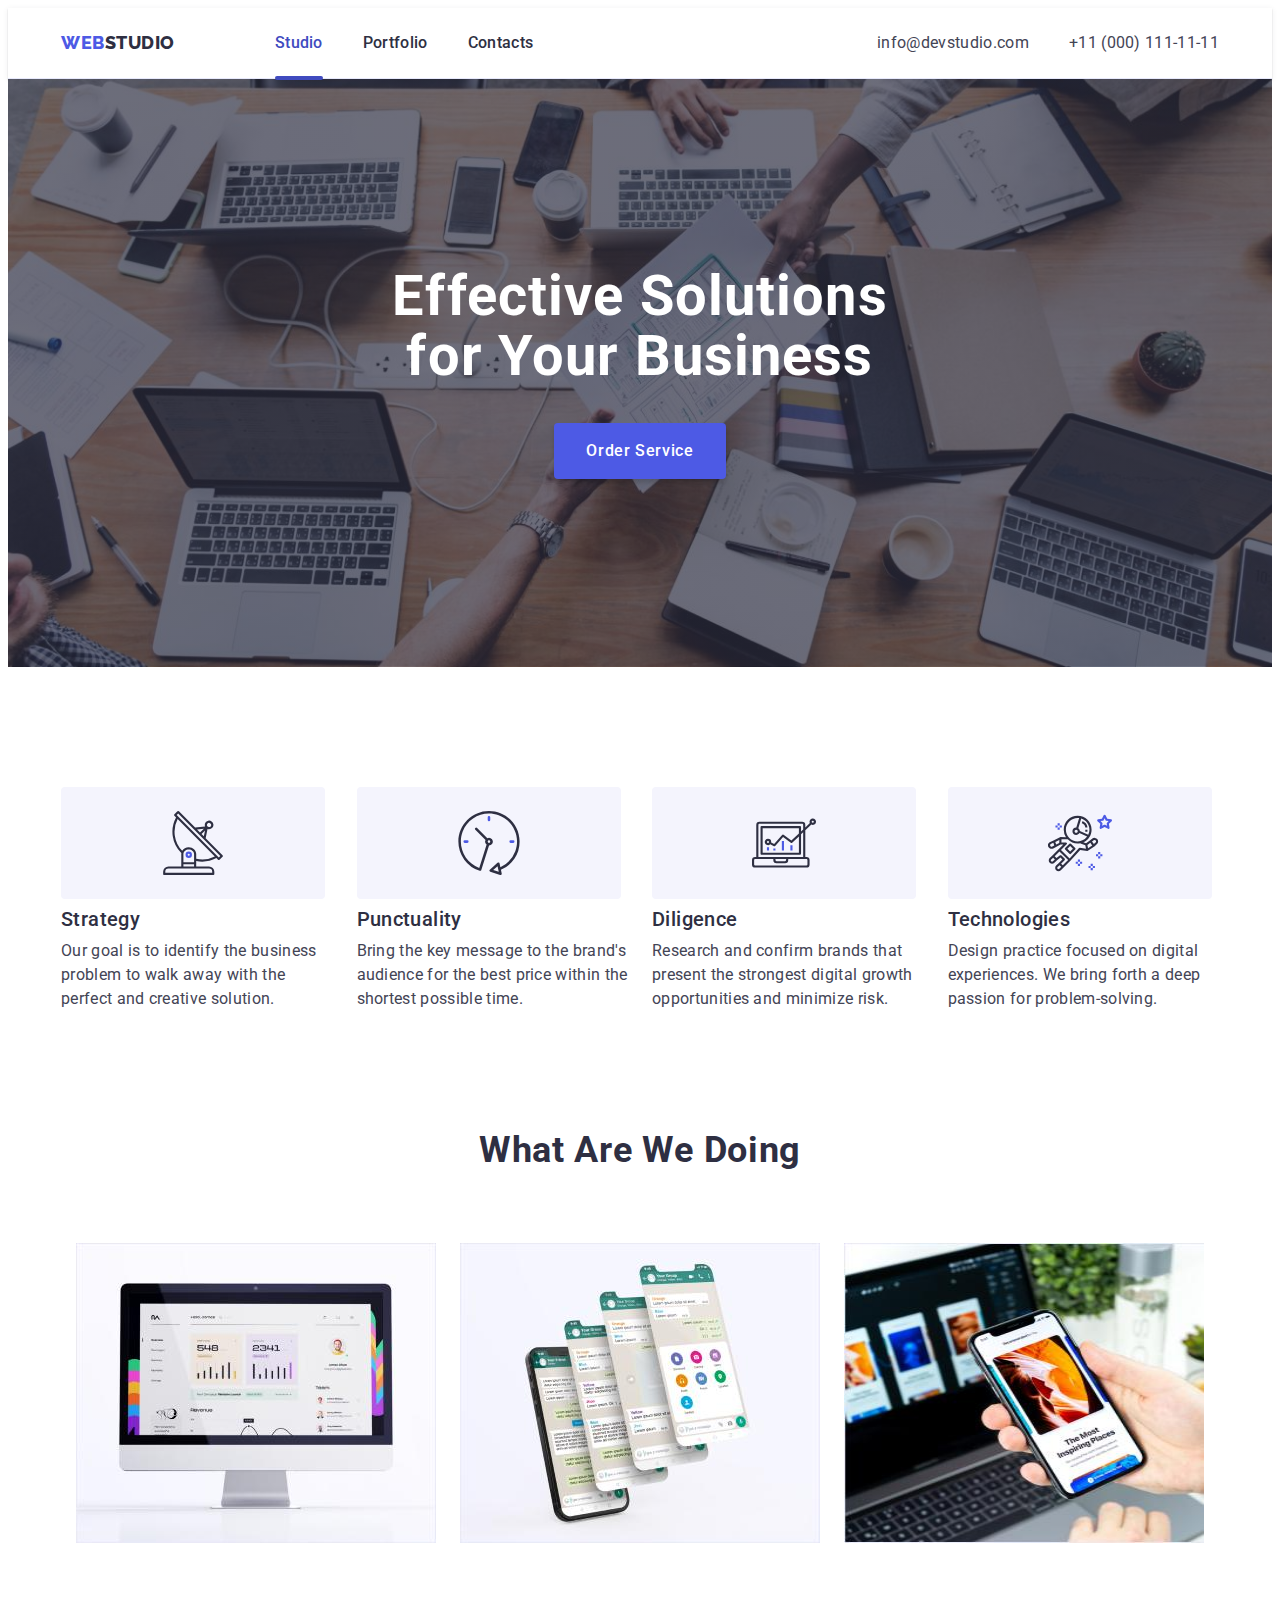
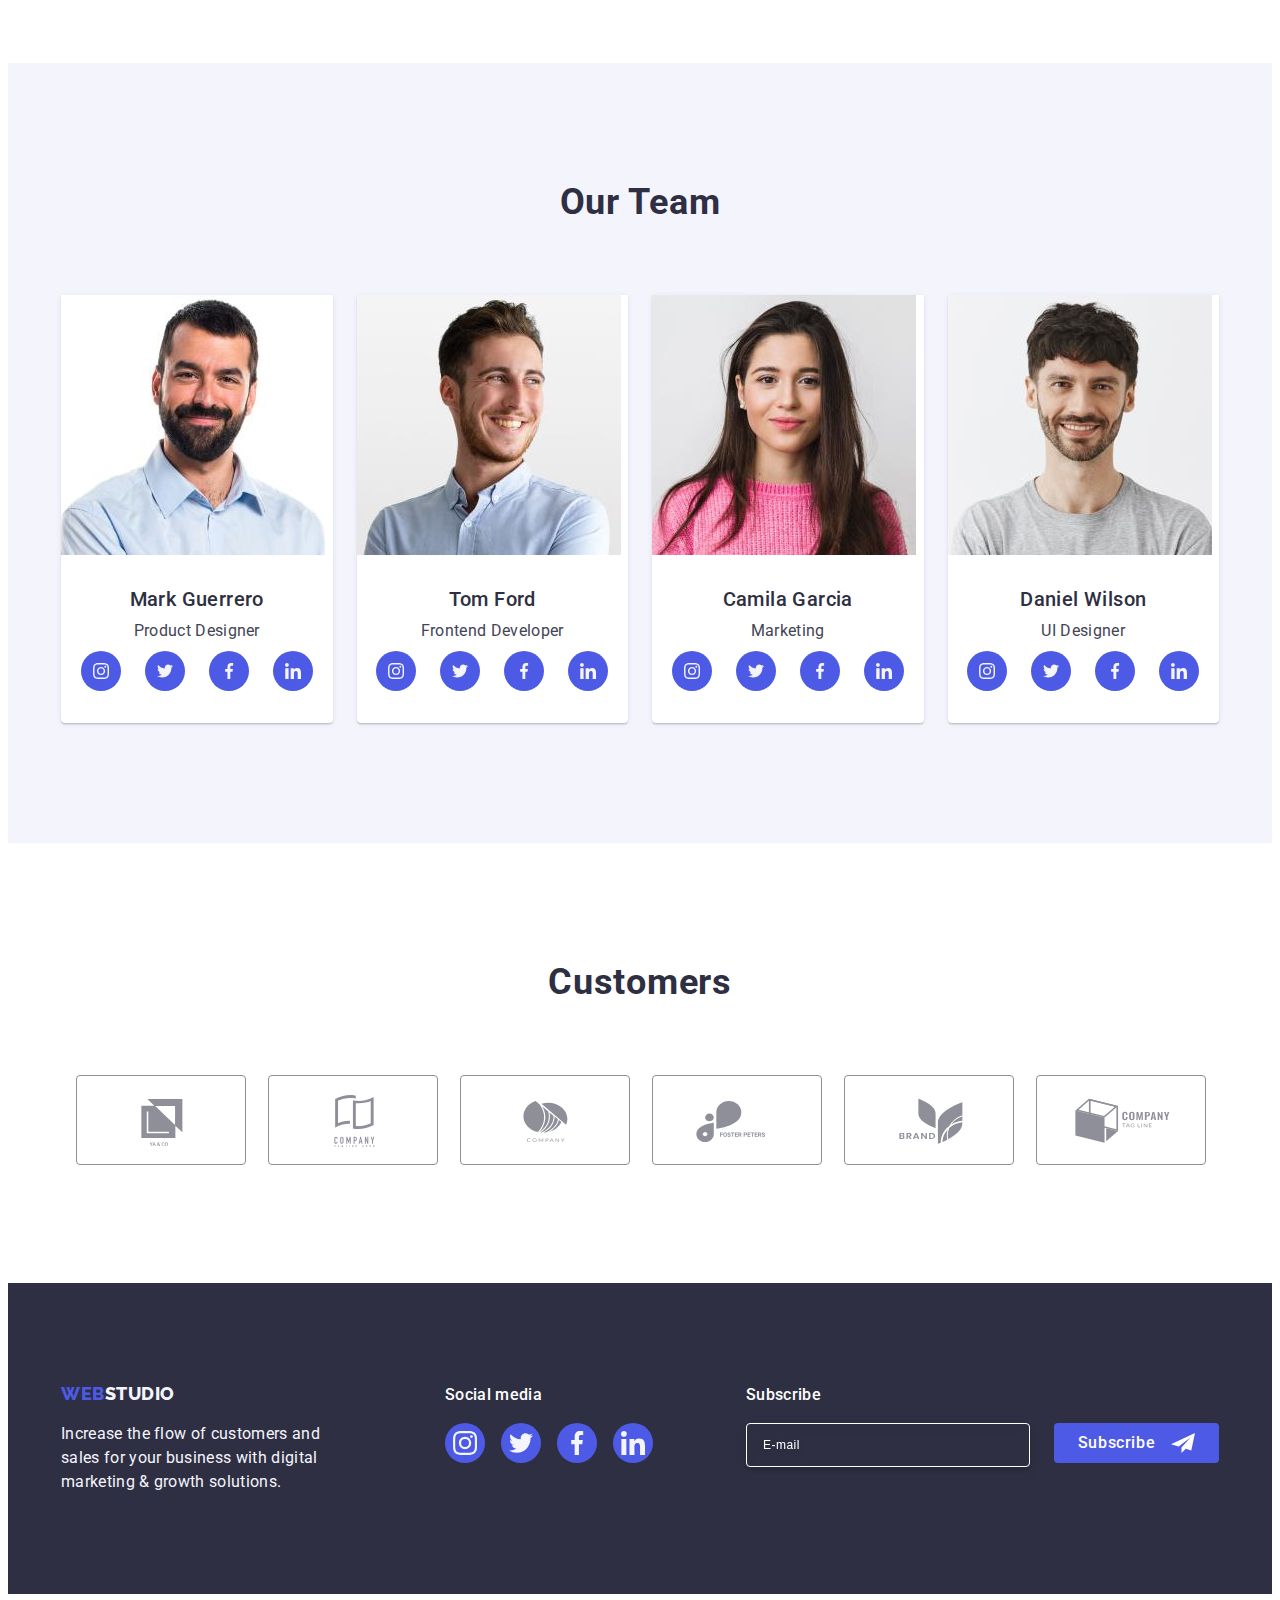
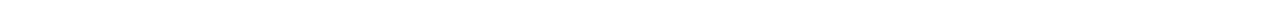
<file: index.html>
<!DOCTYPE html>
<html lang="en">
  <head>
    <meta charset="utf-8" />
    <meta name="description" content="goit_homework1" />
    <meta name="viewport" content="width=device-width, initial-scale=1.0" />
    <title>WebStudio</title>
    <link
      rel="stylesheet"
      href="https://cdnjs.cloudflare.com/ajax/libs/modern-normalize/2.0.0/modern-normalize.min.css"
      integrity="sha512-4xo8blKMVCiXpTaLzQSLSw3KFOVPWhm/TRtuPVc4WG6kUgjH6J03IBuG7JZPkcWMxJ5huwaBpOpnwYElP/m6wg=="
      crossorigin="anonymous"
      referrerpolicy="no-referrer"
    />
    <link rel="stylesheet" href="./css/styles.css" />
    <link rel="stylesheet" href="./css/media.css" />
    <link rel="preconnect" href="https://fonts.googleapis.com" />
    <link rel="preconnect" href="https://fonts.gstatic.com" crossorigin />
    <link
      href="https://fonts.googleapis.com/css2?family=Raleway:wght@800&family=Roboto:wght@400;500;700&display=swap"
      rel="stylesheet"
    />
  </head>
  <body>
    <header class="header">
      <div class="container header-container">
        <nav class="nav list">
          <a class="header-logo link" href="./index.html"
            >Web<span class="header-logo-accent">Studio</span></a
          >
          <ul class="header-menu list">
            <li class="header-menu-item">
              <a
                class="header-menu-link link light-text current"
                href="./index.html"
                >Studio</a
              >
            </li>
            <li class="header-menu-item">
              <a class="header-menu-link link" href="./portfolio.html"
                >Portfolio</a
              >
            </li>
            <li class="header-menu-item">
              <a class="header-menu-link link" href="">Contacts</a>
            </li>
          </ul>
        </nav>
        <button type="button" class="menu-open-btn" data-menu-open>
          <svg class="menu-button" width="32" height="22">
            <use href="./images/icons.svg#icon-menu-hamburger"></use>
          </svg>
        </button>
        <address class="header-address">
          <ul class="header-address-list list">
            <li class="header-address-item link">
              <a
                class="header-address-link link"
                href="mailto:info@devstudio.com"
                >info@devstudio.com</a
              >
            </li>
            <li class="header-address-item link">
              <a class="header-address-link link" href="tel:+110001111111"
                >+11 (000) 111-11-11</a
              >
            </li>
          </ul>
        </address>
      </div>
      <div class="mob-menu container is-hidden" data-menu>
        <div>
          <button type="button" class="menu-close-btn" data-menu-close>
            <svg class="mob-close-icon" width="8" height="8">
              <use
                href="./images/icons.svg#icon-close-black-18dp-2-1
            "
              ></use>
            </svg>
          </button>
          <ul class="mob-menu-list list">
            <li class="mob-menu-item">
              <a class="mob-menu-link current link" href="#">Studio</a>
            </li>
            <li class="mob-menu-item">
              <a class="mob-menu-link link" href="#">Portfolio</a>
            </li>
            <li class="mob-menu-item">
              <a class="mob-menu-link link" href="#">Contacts</a>
            </li>
          </ul>
        </div>
        <ul class="mob-contacts list">
          <li class="mob-contact-item">
          <a class="mob-phone link" href="tel:+110001111111"
            >+11 (000) 111-11-11</a
          ></li>
          <li class="mob-contact-item">
          <a class="mob-email link" href="mailto:info@devstudio.com"
            >info@devstudio.com</a
          ></li>
        </ul>
        <ul class="mob-menu-social list">
          <li class="mob-social-items">
            <a
              class="mob-block-icons"
              href=""
              aria-label="instagram"
              target="_blank"
            >
              <svg class="mob-icon" width="24" height="24">
                <use href="./images/icons.svg#icon-instagram-2"></use>
              </svg>
            </a>
          </li>
          <li class="mob-social-items">
            <a
              class="mob-block-icons"
              href=""
              aria-label="instagram"
              target="_blank"
            >
              <svg class="mob-icon" width="24" height="24">
                <use href="./images/icons.svg#icon-twitter-1"></use>
              </svg>
            </a>
          </li>
          <li class="mob-social-items">
            <a
              class="mob-block-icons"
              href=""
              aria-label="instagram"
              target="_blank"
            >
              <svg class="mob-icon" width="24" height="24">
                <use href="./images/icons.svg#icon-facebook-1"></use>
              </svg>
            </a>
          </li>
          <li class="mob-social-items">
            <a
              class="mob-block-icons"
              href=""
              aria-label="instagram"
              target="_blank"
            >
              <svg class="mob-icon" width="24" height="24">
                <use href="./images/icons.svg#icon-linkedin-1"></use>
              </svg>
            </a>
          </li>
        </ul>
      </div>
    </header>

    <main>
      <section class="section">
        <div class="container">
          <h1 class="section-title">Effective Solutions for Your Business</h1>
          <button type="button" class="section-button" data-modal-open>
            Order Service
          </button>
        </div>
      </section>
      <section class="priorities-section">
        <div class="container">
          <h2 class="visually-hidden">Our Priorities</h2>
          <ul class="priorities-sectionul list">
            <li class="priorities-list">
              <div class="priorites-block">
                <svg class="priorities-icon" width="64" height="64">
                  <use href="./images/icons.svg#icon-antenna-1"></use>
                </svg>
              </div>
              <h3 class="priorities-section-subtitle">Strategy</h3>
              <p class="priorities-section-text">
                Our goal is to identify the business problem to walk away with
                the perfect and creative solution.
              </p>
            </li>
            <li class="priorities-list">
              <div class="priorites-block">
                <svg class="priorities-icon" width="64" height="64">
                  <use href="./images/icons.svg#icon-clock-1"></use>
                </svg>
              </div>
              <h3 class="priorities-section-subtitle">Punctuality</h3>
              <p class="priorities-section-text">
                Bring the key message to the brand's audience for the best price
                within the shortest possible time.
              </p>
            </li>
            <li class="priorities-list">
              <div class="priorites-block">
                <svg class="priorities-icon" width="64" height="64">
                  <use href="./images/icons.svg#icon-diagram-1"></use>
                </svg>
              </div>
              <h3 class="priorities-section-subtitle">Diligence</h3>
              <p class="priorities-section-text">
                Research and confirm brands that present the strongest digital
                growth opportunities and minimize risk.
              </p>
            </li>
            <li class="priorities-list">
              <div class="priorites-block">
                <svg class="priorities-icon" width="64" height="64">
                  <use href="./images/icons.svg#icon-astronaut-1"></use>
                </svg>
              </div>
              <h3 class="priorities-section-subtitle">Technologies</h3>
              <p class="priorities-section-text">
                Design practice focused on digital experiences. We bring forth a
                deep passion for problem-solving.
              </p>
            </li>
          </ul>
        </div>
      </section>

      <section class="do-section list">
        <div class="container">
          <h2 class="do-section-title">What are we doing</h2>
          <ul class="do-sectionul list">
            <li class="doing-photo">
              <img
                src="./images/images/images/image/img1.jpg"
                srcset="
                  ./images/images/images/image/img1.jpg 1x,
                  ./images/images2x/img1-2x.jpg         2x
                "
                width="360"
                height="300"
                alt="computer screen"
              />
            </li>
            <li class="doing-photo">
              <img
                src="./images/images/images/image/img2.jpg"
                srcset="
                  ./images/images/images/image/img2.jpg 1x,
                  ./images/images2x/img2-2x.jpg         2x
                "
                width="360"
                height="300"
                alt="smartphone"
              />
            </li>
            <li class="doing-photo">
              <img
                src="./images/images/images/image/img3.jpg"
                srcset="
                  ./images/images/images/image/img3.jpg 1x,
                  ./images/images2x/img3-2x.jpg         2x
                "
                width="360"
                height="300"
                alt="holding smartphone"
              />
            </li>
          </ul>
        </div>
      </section>

      <section class="team-section">
        <div class="container">
          <h2 class="team-section-title">Our Team</h2>
          <ul class="team-list list">
            <li class="team-section-card">
              <img
                src="./images/images/images/image/img.jpg"
                srcset="
                  ./images/images/images/image/img.jpg 1x,
                  ./images/images2x/img2x.jpg          2x
                "
                width="264"
                height="260"
                alt="Mark Guerrero"
              />
              <div class="team-block">
                <h3 class="worker-name">Mark Guerrero</h3>
                <p class="teamtext">Product Designer</p>
                <ul class="social-media list">
                  <li class="social-items">
                    <a
                      class="block-icons"
                      href=""
                      aria-label="instagram"
                      target="_blank"
                    >
                      <svg class="icon" width="16" height="16">
                        <use href="./images/icons.svg#icon-instagram-2"></use>
                      </svg>
                    </a>
                  </li>
                  <li class="social-items">
                    <a
                      class="block-icons"
                      href=""
                      aria-label="instagram"
                      target="_blank"
                    >
                      <svg class="icon" width="16" height="16">
                        <use href="./images/icons.svg#icon-twitter-1"></use>
                      </svg>
                    </a>
                  </li>
                  <li class="social-items">
                    <a
                      class="block-icons"
                      href=""
                      aria-label="instagram"
                      target="_blank"
                    >
                      <svg class="icon" width="16" height="16">
                        <use href="./images/icons.svg#icon-facebook-1"></use>
                      </svg>
                    </a>
                  </li>
                  <li class="social-items">
                    <a
                      class="block-icons"
                      href=""
                      aria-label="instagram"
                      target="_blank"
                    >
                      <svg class="icon" width="16" height="16">
                        <use href="./images/icons.svg#icon-linkedin-1"></use>
                      </svg>
                    </a>
                  </li>
                </ul>
              </div>
            </li>
            <li class="team-section-card">
              <img
                src="./images/images/images/image/img11.jpg"
                srcset="
                  ./images/images/images/image/img11.jpg 1x,
                  ./images/images2x/imgtf2x.jpg          2x
                "
                width="264"
                height="260"
                alt="Tom Ford"
              />
              <div class="team-block">
                <h3 class="worker-name">Tom Ford</h3>
                <p class="teamtext">Frontend Developer</p>
                <ul class="social-media list">
                  <li class="social-items">
                    <a
                      class="block-icons"
                      href=""
                      aria-label="instagram"
                      target="_blank"
                    >
                      <svg class="icon" width="16" height="16">
                        <use href="./images/icons.svg#icon-instagram-2"></use>
                      </svg>
                    </a>
                  </li>
                  <li class="social-items">
                    <a
                      class="block-icons"
                      href=""
                      aria-label="instagram"
                      target="_blank"
                    >
                      <svg class="icon" width="16" height="16">
                        <use href="./images/icons.svg#icon-twitter-1"></use>
                      </svg>
                    </a>
                  </li>
                  <li class="social-items">
                    <a
                      class="block-icons"
                      href=""
                      aria-label="instagram"
                      target="_blank"
                    >
                      <svg class="icon" width="16" height="16">
                        <use href="./images/icons.svg#icon-facebook-1"></use>
                      </svg>
                    </a>
                  </li>
                  <li class="social-items">
                    <a
                      class="block-icons"
                      href=""
                      aria-label="instagram"
                      target="_blank"
                    >
                      <svg class="icon" width="16" height="16">
                        <use href="./images/icons.svg#icon-linkedin-1"></use>
                      </svg>
                    </a>
                  </li>
                </ul>
              </div>
            </li>
            <li class="team-section-card">
              <img
                src="./images/images/images/image/img12.jpg"
                srcset="
                  ./images/images/images/image/img12.jpg 1x,
                  ./images/images2x/imgcg2x.jpg          2x
                "
                width="264"
                height="260"
                alt="Camila Garcia"
              />
              <div class="team-block">
                <h3 class="worker-name">Camila Garcia</h3>
                <p class="teamtext">Marketing</p>
                <ul class="social-media list">
                  <li class="social-items">
                    <a
                      class="block-icons"
                      href=""
                      aria-label="instagram"
                      target="_blank"
                    >
                      <svg class="icon" width="16" height="16">
                        <use href="./images/icons.svg#icon-instagram-2"></use>
                      </svg>
                    </a>
                  </li>
                  <li class="social-items">
                    <a
                      class="block-icons"
                      href=""
                      aria-label="instagram"
                      target="_blank"
                    >
                      <svg class="icon" width="16" height="16">
                        <use href="./images/icons.svg#icon-twitter-1"></use>
                      </svg>
                    </a>
                  </li>
                  <li class="social-items">
                    <a
                      class="block-icons"
                      href=""
                      aria-label="instagram"
                      target="_blank"
                    >
                      <svg class="icon" width="16" height="16">
                        <use href="./images/icons.svg#icon-facebook-1"></use>
                      </svg>
                    </a>
                  </li>
                  <li class="social-items">
                    <a
                      class="block-icons"
                      href=""
                      aria-label="instagram"
                      target="_blank"
                    >
                      <svg class="icon" width="16" height="16">
                        <use href="./images/icons.svg#icon-linkedin-1"></use>
                      </svg>
                    </a>
                  </li>
                </ul>
              </div>
            </li>
            <li class="team-section-card">
              <img
                src="./images/images/images/image/img13.jpg"
                srcset="
                  ./images/images/images/image/img13.jpg 1x,
                  ./images/images2x/imgdw2x.jpg          2x
                "
                width="264"
                height="260"
                alt="Daniel Wilson"
              />
              <div class="team-block">
                <h3 class="worker-name">Daniel Wilson</h3>
                <p class="teamtext">UI Designer</p>
                <ul class="social-media list">
                  <li class="social-items">
                    <a
                      class="block-icons"
                      href=""
                      aria-label="instagram"
                      target="_blank"
                    >
                      <svg class="icon" width="16" height="16">
                        <use href="./images/icons.svg#icon-instagram-2"></use>
                      </svg>
                    </a>
                  </li>
                  <li class="social-items">
                    <a
                      class="block-icons"
                      href=""
                      aria-label="instagram"
                      target="_blank"
                    >
                      <svg class="icon" width="16" height="16">
                        <use href="./images/icons.svg#icon-twitter-1"></use>
                      </svg>
                    </a>
                  </li>
                  <li class="social-items">
                    <a
                      class="block-icons"
                      href=""
                      aria-label="instagram"
                      target="_blank"
                    >
                      <svg class="icon" width="16" height="16">
                        <use href="./images/icons.svg#icon-facebook-1"></use>
                      </svg>
                    </a>
                  </li>
                  <li class="social-items">
                    <a
                      class="block-icons"
                      href=""
                      aria-label="instagram"
                      target="_blank"
                    >
                      <svg class="icon" width="16" height="16">
                        <use href="./images/icons.svg#icon-linkedin-1"></use>
                      </svg>
                    </a>
                  </li>
                </ul>
              </div>
            </li>
          </ul>
        </div>
      </section>

      <section class="customer-section">
        <div class="container customer-container">
          <h2 class="customer-title">Customers</h2>
          <ul class="customer list">
            <li class="customer-item">
              <a class="customer-icon" href="" target="_blank">
                <svg class="section-mark" width="104" height="56">
                  <use href="./images/icons.svg#icon-Logo"></use>
                </svg>
              </a>
            </li>
            <li class="customer-item">
              <a class="customer-icon" href="" target="_blank">
                <svg class="section-mark" width="104" height="56">
                  <use href="./images/icons.svg#icon-Logo1"></use>
                </svg>
              </a>
            </li>
            <li class="customer-item">
              <a class="customer-icon" href="" target="_blank">
                <svg class="section-mark" width="104" height="56">
                  <use href="./images/icons.svg#icon-Logo2"></use>
                </svg>
              </a>
            </li>
            <li class="customer-item">
              <a class="customer-icon" href="" target="_blank">
                <svg class="section-mark" width="104" height="56">
                  <use href="./images/icons.svg#icon-Logo3"></use>
                </svg>
              </a>
            </li>
            <li class="customer-item">
              <a class="customer-icon" href="" target="_blank">
                <svg class="section-mark" width="104" height="56">
                  <use href="./images/icons.svg#icon-Logo4"></use>
                </svg>
              </a>
            </li>
            <li class="customer-item">
              <a class="customer-icon" href="" target="_blank">
                <svg class="section-mark" width="104" height="56">
                  <use href="./images/icons.svg#icon-Logo5"></use>
                </svg>
              </a>
            </li>
          </ul>
        </div>
      </section>
    </main>
    <footer class="footer">
      <div class="container footer-container">
        <div class="logo-foot">
          <a class="footer-logo link" href="./index.html">
            Web<span class="footer-logo-accent">Studio</span></a
          >
          <p class="footer-text">
            Increase the flow of customers and sales for your business with
            digital marketing & growth solutions.
          </p>
        </div>
        <div class="footer-media">
          <p class="footer-headline">Social media</p>
          <ul class="social list">
            <li class="social-items">
              <a
                class="footer-block-icons"
                href=""
                aria-label="instagram"
                target="_blank"
              >
                <svg class="icon" width="24" height="24">
                  <use href="./images/icons.svg#icon-instagram-2"></use>
                </svg>
              </a>
            </li>
            <li class="social-items">
              <a
                class="footer-block-icons"
                href=""
                aria-label="twitter"
                target="_blank"
              >
                <svg class="icon" width="24" height="24">
                  <use href="./images/icons.svg#icon-twitter-1"></use>
                </svg>
              </a>
            </li>
            <li class="social-items">
              <a
                class="footer-block-icons"
                href=""
                aria-label="facebook"
                target="_blank"
              >
                <svg class="icon" width="24" height="24">
                  <use href="./images/icons.svg#icon-facebook-1"></use>
                </svg>
              </a>
            </li>
            <li class="social-items">
              <a
                class="footer-block-icons"
                href=""
                aria-label="twitter"
                target="_blank"
              >
                <svg class="icon" width="24" height="24">
                  <use href="./images/icons.svg#icon-linkedin-1"></use>
                </svg>
              </a>
            </li>
          </ul>
        </div>
        <div class="sub-place">
          <p class="subscribe-title">Subscribe</p>
          <form class="footer-form">
            <label class="sub-label">
              <input
                class="sub-input"
                name="subscribe"
                type="email"
                placeholder="E-mail"
            /></label>
            <button class="input-btn" type="submit">
              Subscribe
              <svg class="btn-icon" width="24" height="24">
                <use href="./images/icons.svg#icon-Frame-3"></use>
              </svg>
            </button>
          </form>
        </div>
      </div>
    </footer>

    <div class="backdrop is-hidden" data-modal>
      <div class="modal">
        <button type="button" class="modal-close-btn" data-modal-close>
          <svg class="close-icon" width="8" height="8">
            <use
              href="./images/icons.svg#icon-close-black-18dp-2-1
            "
            ></use>
          </svg>
        </button>
        <p class="modal-title">Leave your contacts and we will call you back</p>
        <form>
          <div class="form-modal">
            <label for="user-name" class="modal-name">Name</label>
            <div class="input-wrap">
              <input
                name="user-name"
                type="text"
                id="user-name"
                class="text-input"
              />
              <svg class="modal-icon" width="18" height="24">
                <use href="./images/icons.svg#icon-person-black-18dp-1-1"></use>
              </svg>
            </div>
          </div>
          <div class="form-modal">
            <label for="user-name" class="modal-name">Phone</label>
            <div class="input-wrap">
              <input
                name="user-phone"
                type="tel"
                id="user-phone"
                class="text-input"
              />
              <svg class="modal-icon" width="18" height="24">
                <use href="./images/icons.svg#icon-phone-black-18dp-1-1"></use>
              </svg>
            </div>
          </div>
          <div class="form-modal">
            <label for="user-name" class="modal-name">Email</label>
            <div class="input-wrap">
              <input
                name="user-email"
                type="email"
                id="user-email"
                class="text-input"
              />
              <svg class="modal-icon" width="18" height="24">
                <use href="./images/icons.svg#icon-email-black-18dp-1-1"></use>
              </svg>
            </div>
          </div>
          <div class="box-form">
            <label for="user-comment" class="modal-name">Comment</label>
            <textarea
              class="text-modal"
              id="user-comment"
              name="user-comment"
              placeholder="Text input"
            ></textarea>
          </div>
          <div class="modal-box">
            <input
              name="user-privacy"
              type="checkbox"
              value="true"
              id="user-privacy"
              class="input-box visually-hidden"
            />
            <label for="user-privacy" class="term-box"
              ><span class="blue-text"
                ><svg class="svg-checkbox" width="10" height="8">
                  <use href="./images/icons.svg#icon-click"></use></svg></span
              >I accept the terms and conditions of the
              <a class="label-link">Privacy Policy</a></label
            >
          </div>
          <button class="modal-btn" type="submit">Send</button>
        </form>
      </div>
    </div>
    <script src="./js/modal.js"></script>
    <script src="./js/menu.js"></script>
  </body>
</html>
</file>
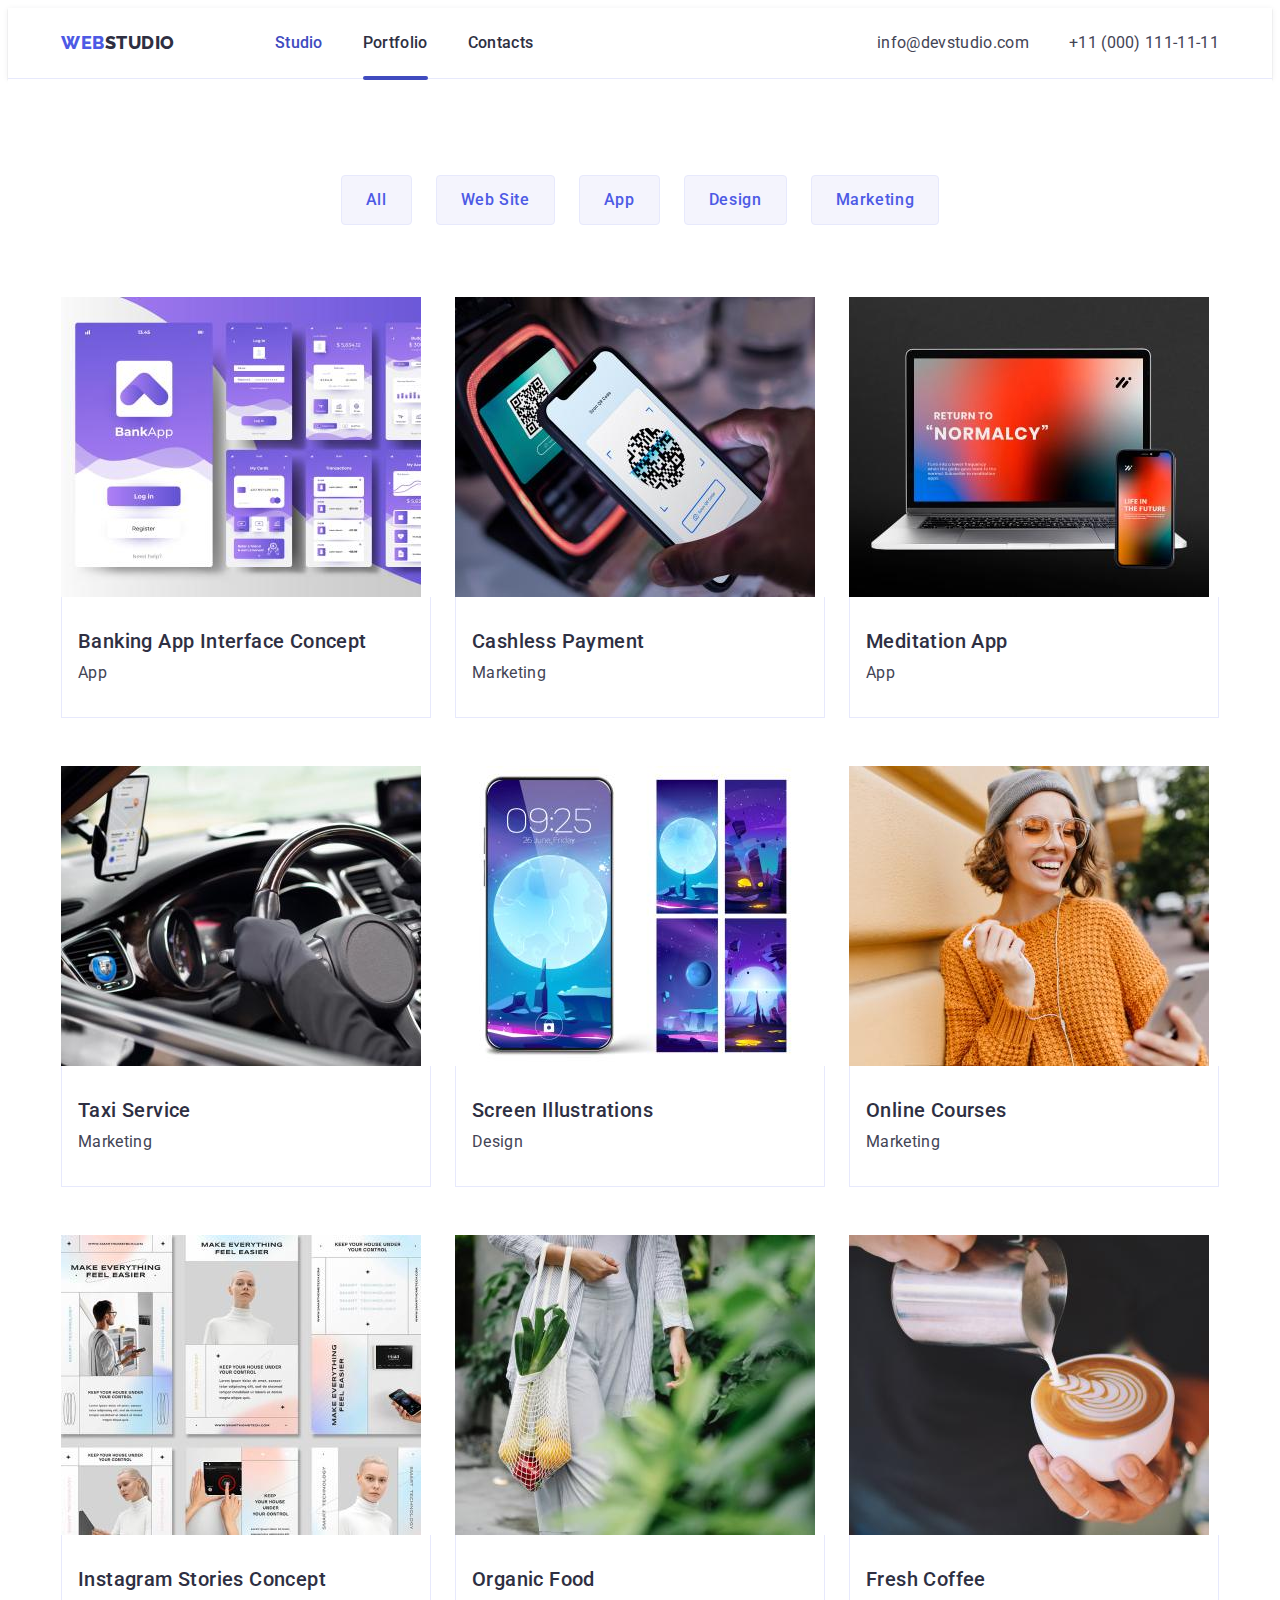
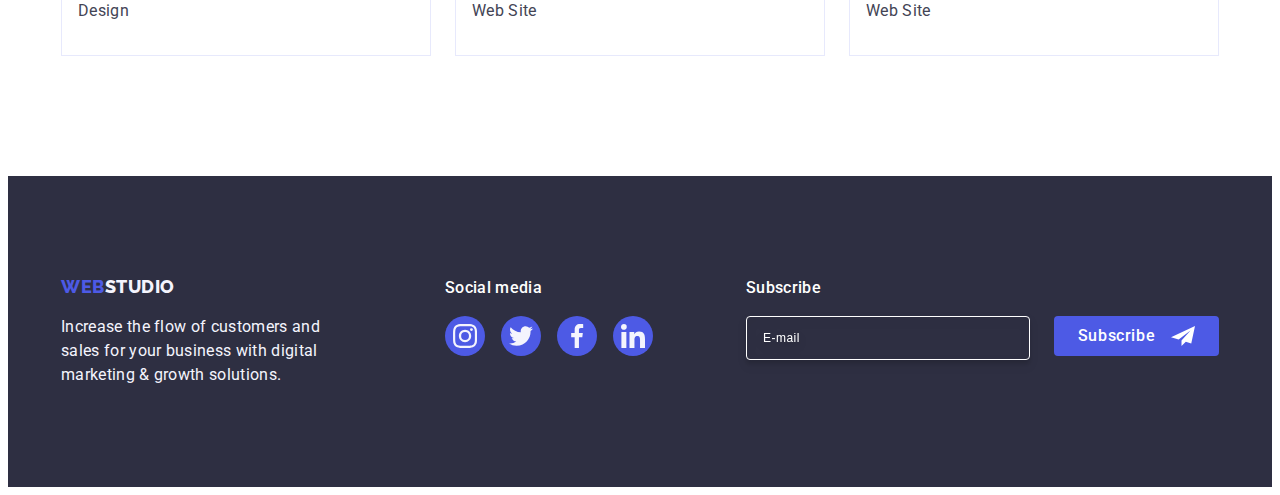
<file: portfolio.html>
<!DOCTYPE html>
<html lang="en">
  <head>
    <meta charset="utf-8" />
    <meta name="description" content="goit_homework2" />
    <title>WebStudio</title>
    <link
      rel="stylesheet"
      href="https://cdnjs.cloudflare.com/ajax/libs/modern-normalize/2.0.0/modern-normalize.min.css"
      integrity="sha512-4xo8blKMVCiXpTaLzQSLSw3KFOVPWhm/TRtuPVc4WG6kUgjH6J03IBuG7JZPkcWMxJ5huwaBpOpnwYElP/m6wg=="
      crossorigin="anonymous"
      referrerpolicy="no-referrer"
    />
    <link rel="stylesheet" href="css/styles.css" />
    <link rel="stylesheet" href="./css/media.css" />
    <link rel="preconnect" href="https://fonts.googleapis.com" />
    <link rel="preconnect" href="https://fonts.gstatic.com" crossorigin />
    <link
      href="https://fonts.googleapis.com/css2?family=Raleway:wght@800&family=Roboto:wght@400;500;700&display=swap"
      rel="stylesheet"
    />
  </head>
  <body>
    <header class="header">
      <div class="container header-container">
        <nav class="nav list">
          <a class="header-logo link" href="./index.html"
            >Web<span class="header-logo-accent">Studio</span></a
          >
          <ul class="header-menu list">
            <li class="header-menu-item">
              <a
                class="header-menu-link link light-text "
                href="./index.html"
                >Studio</a
              >
            </li>
            <li class="header-menu-item">
              <a class="header-menu-link current link" href="./portfolio.html"
                >Portfolio</a
              >
            </li>
            <li class="header-menu-item">
              <a class="header-menu-link link" href="">Contacts</a>
            </li>
          </ul>
        </nav>
        <button type="button" class="menu-open-btn" data-menu-open>
          <svg class="menu-button" width="32" height="22">
            <use href="./images/icons.svg#icon-menu-hamburger"></use>
          </svg>
        </button>
        <address class="header-address">
          <ul class="header-address-list list">
            <li class="header-address-item link">
              <a
                class="header-address-link link"
                href="mailto:info@devstudio.com"
                >info@devstudio.com</a
              >
            </li>
            <li class="header-address-item link">
              <a class="header-address-link link" href="tel:+110001111111"
                >+11 (000) 111-11-11</a
              >
            </li>
          </ul>
        </address>
      </div>
      <div class="mob-menu container is-hidden" data-menu>
        <div>
          <button type="button" class="menu-close-btn" data-menu-close>
            <svg class="mob-close-icon" width="8" height="8">
              <use
                href="./images/icons.svg#icon-close-black-18dp-2-1
            "
              ></use>
            </svg>
          </button>
          <ul class="mob-menu-list list">
            <li class="mob-menu-item">
              <a class="mob-menu-link link" href="#">Studio</a>
            </li>
            <li class="mob-menu-item">
              <a class="mob-menu-link current link" href="#">Portfolio</a>
            </li>
            <li class="mob-menu-item">
              <a class="mob-menu-link link" href="#">Contacts</a>
            </li>
          </ul>
        </div>
        <ul class="mob-contacts list">
          <li class="mob-contact-item">
          <a class="mob-phone link" href="tel:+110001111111"
            >+11 (000) 111-11-11</a
          ></li>
          <li class="mob-contact-item">
          <a class="mob-email link" href="mailto:info@devstudio.com"
            >info@devstudio.com</a
          ></li>
        </ul>
        <ul class="mob-menu-social list">
          <li class="mob-social-items">
            <a
              class="mob-block-icons"
              href=""
              aria-label="instagram"
              target="_blank"
            >
              <svg class="mob-icon" width="24" height="24">
                <use href="./images/icons.svg#icon-instagram-2"></use>
              </svg>
            </a>
          </li>
          <li class="mob-social-items">
            <a
              class="mob-block-icons"
              href=""
              aria-label="instagram"
              target="_blank"
            >
              <svg class="mob-icon" width="24" height="24">
                <use href="./images/icons.svg#icon-twitter-1"></use>
              </svg>
            </a>
          </li>
          <li class="mob-social-items">
            <a
              class="mob-block-icons"
              href=""
              aria-label="instagram"
              target="_blank"
            >
              <svg class="mob-icon" width="24" height="24">
                <use href="./images/icons.svg#icon-facebook-1"></use>
              </svg>
            </a>
          </li>
          <li class="mob-social-items">
            <a
              class="mob-block-icons"
              href=""
              aria-label="instagram"
              target="_blank"
            >
              <svg class="mob-icon" width="24" height="24">
                <use href="./images/icons.svg#icon-linkedin-1"></use>
              </svg>
            </a>
          </li>
        </ul>
      </div>
    </header>
    <main>
      <section class="section-portfolio">
        <div class="container portfolio-container">
          <h1 class="visually-hidden">Portfolio</h1>
          <ul class="button-list list">
            <li><button type="button" class="button-look">All</button></li>
            <li>
              <button type="button" class="button-look">Web Site</button>
            </li>
            <li><button type="button" class="button-look">App</button></li>
            <li><button type="button" class="button-look">Design</button></li>
            <li>
              <button type="button" class="button-look">Marketing</button>
            </li>
          </ul>
          <ul class="work list">
            <li class="img link">
              <a class="portfolio link" href="">
                <div class="portfolio-hover">
                  <img
                    src="./images/images/img.jpg"
                    alt="Banking App Interface
            Concept"
                    width="360"
                    height="300"
                  />
                  <p class="app-hover-text">
                    14 Stylish and User-Friendly App Design Concepts · Task
                    Manager App · Calorie Tracker App · Exotic Fruit Ecommerce
                    App · Cloud Storage App
                  </p>
                </div>
                <div class="app-name">
                  <h2 class="portfolio-headline">
                    Banking App Interface Concept
                  </h2>
                  <p class="text">App</p>
                </div></a
              >
            </li>
            <li class="img link">
              <a class="portfolio link" href="">
                <div class="portfolio-hover">
                  <img
                    src="./images/images/img1.jpg"
                    alt="Meditation App"
                    width="360"
                    height="300"
                  />
                  <p class="app-hover-text">
                    14 Stylish and User-Friendly App Design Concepts · Task
                    Manager App · Calorie Tracker App · Exotic Fruit Ecommerce
                    App · Cloud Storage App
                  </p>
                </div>
                <div class="app-name">
                  <h2 class="portfolio-headline">Cashless Payment</h2>
                  <p class="text">Marketing</p>
                </div></a
              >
            </li>
            <li class="img link">
              <a class="portfolio link" href="">
                <div class="portfolio-hover">
                  <img
                    src="./images/images/img2.jpg"
                    alt="Meditation App"
                    width="360"
                    height="300"
                  />
                  <p class="app-hover-text">
                    14 Stylish and User-Friendly App Design Concepts · Task
                    Manager App · Calorie Tracker App · Exotic Fruit Ecommerce
                    App · Cloud Storage App
                  </p>
                </div>
                <div class="app-name">
                  <h2 class="portfolio-headline">Meditation App</h2>
                  <p class="text">App</p>
                </div></a
              >
            </li>
            <li class="img link">
              <a class="portfolio link" href="">
                <div class="portfolio-hover">
                  <img
                    src="./images/images/img3.jpg"
                    alt="Taxi Service"
                    width="360"
                    height="300"
                  />
                  <p class="app-hover-text">
                    14 Stylish and User-Friendly App Design Concepts · Task
                    Manager App · Calorie Tracker App · Exotic Fruit Ecommerce
                    App · Cloud Storage App
                  </p>
                </div>
                <div class="app-name">
                  <h2 class="portfolio-headline">Taxi Service</h2>
                  <p class="text">Marketing</p>
                </div></a
              >
            </li>
            <li class="img link">
              <a class="portfolio link" href="">
                <div class="portfolio-hover">
                  <img
                    src="./images/images/img4.jpg"
                    alt="Screen Illustrations"
                    width="360"
                    height="300"
                  />
                  <p class="app-hover-text">
                    14 Stylish and User-Friendly App Design Concepts · Task
                    Manager App · Calorie Tracker App · Exotic Fruit Ecommerce
                    App · Cloud Storage App
                  </p>
                </div>
                <div class="app-name">
                  <h2 class="portfolio-headline">Screen Illustrations</h2>
                  <p class="text">Design</p>
                </div></a
              >
            </li>
            <li class="img link">
              <a class="portfolio link" href="">
                <div class="portfolio-hover">
                  <img
                    src="./images/images/img5.jpg"
                    alt="Online Courses"
                    width="360"
                    height="300"
                  />
                  <p class="app-hover-text">
                    14 Stylish and User-Friendly App Design Concepts · Task
                    Manager App · Calorie Tracker App · Exotic Fruit Ecommerce
                    App · Cloud Storage App
                  </p>
                </div>
                <div class="app-name">
                  <h2 class="portfolio-headline">Online Courses</h2>
                  <p class="text">Marketing</p>
                </div>
              </a>
            </li>
            <li class="img link">
              <a class="portfolio link" href="">
                <div class="portfolio-hover">
                  <img
                    src="./images/images/img6.jpg"
                    alt="Instagram Stories Concept"
                    width="360"
                    height="300"
                  />
                  <p class="app-hover-text">
                    14 Stylish and User-Friendly App Design Concepts · Task
                    Manager App · Calorie Tracker App · Exotic Fruit Ecommerce
                    App · Cloud Storage App
                  </p>
                </div>
                <div class="app-name">
                  <h2 class="portfolio-headline">Instagram Stories Concept</h2>
                  <p class="text">Design</p>
                </div></a
              >
            </li>
            <li class="img link">
              <a class="portfolio link" href="">
                <div class="portfolio-hover">
                  <img
                    src="./images/images/img7.jpg"
                    alt="Organic Food"
                    width="360"
                    height="300"
                  />
                  <p class="app-hover-text">
                    14 Stylish and User-Friendly App Design Concepts · Task
                    Manager App · Calorie Tracker App · Exotic Fruit Ecommerce
                    App · Cloud Storage App
                  </p>
                </div>
                <div class="app-name">
                  <h2 class="portfolio-headline">Organic Food</h2>
                  <p class="text">Web Site</p>
                </div></a
              >
            </li>
            <li class="img link">
              <a class="portfolio link" href="">
                <div class="portfolio-hover">
                  <img
                    src="./images/images/img8.jpg"
                    alt="Fresh Coffee"
                    width="360"
                    height="300"
                  />
                  <p class="app-hover-text">
                    14 Stylish and User-Friendly App Design Concepts · Task
                    Manager App · Calorie Tracker App · Exotic Fruit Ecommerce
                    App · Cloud Storage App
                  </p>
                </div>
                <div class="app-name">
                  <h2 class="portfolio-headline">Fresh Coffee</h2>
                  <p class="text">Web Site</p>
                </div></a
              >
            </li>
          </ul>
        </div>
      </section>
    </main>
    <footer class="footer">
      <div class="container footer-container">
        <div class="logo-foot">
          <a class="footer-logo link" href="./index.html"
            >Web<span class="footer-logo-accent">Studio</span></a
          >
          <p class="footer-text">
            Increase the flow of customers and sales for your business with
            digital marketing & growth solutions.
          </p>
        </div>
        <div class="footer-media">
          <p class="footer-headline">Social media</p>
          <ul class="social list">
            <li class="social-items">
              <a
                class="footer-block-icons"
                href=""
                aria-label="instagram"
                target="_blank"
              >
                <svg class="icon" width="24" height="24">
                  <use href="./images/icons.svg#icon-instagram-2"></use>
                </svg>
              </a>
            </li>
            <li class="social-items">
              <a
                class="footer-block-icons"
                href=""
                aria-label="twitter"
                target="_blank"
              >
                <svg class="icon" width="24" height="24">
                  <use href="./images/icons.svg#icon-twitter-1"></use>
                </svg>
              </a>
            </li>
            <li class="social-items">
              <a
                class="footer-block-icons"
                href=""
                aria-label="facebook"
                target="_blank"
              >
                <svg class="icon" width="24" height="24">
                  <use href="./images/icons.svg#icon-facebook-1"></use>
                </svg>
              </a>
            </li>
            <li class="social-items">
              <a
                class="footer-block-icons"
                href=""
                aria-label="twitter"
                target="_blank"
              >
                <svg class="icon" width="24" height="24">
                  <use href="./images/icons.svg#icon-linkedin-1"></use>
                </svg>
              </a>
            </li>
          </ul>
        </div>
        <div class="sub-place">
          <p class="subscribe-title">Subscribe</p>
          <form class="footer-form">
            <label class="sub-label">
              <input
                class="sub-input"
                name="subscribe"
                type="email"
                placeholder="E-mail"
            /></label>
            <button class="input-btn" type="submit">
              Subscribe
              <svg class="btn-icon" width="24" height="24">
                <use href="./images/icons.svg#icon-Frame-3"></use>
              </svg>
            </button>
          </form>
        </div>
      </div>
    </footer>
    <script src="./js/menu.js"></script>
  </body>
</html>
</file>
<file: css/styles.css>
:root {
  --maincolor: #4d5ae5;
  --accentcolor: #2e2f42;
  --textcolor: #434455;
  --secondbackgoundcolor: #e5e5e5;
}
body {
  font-family: "Roboto", sans-serif;
  color: #434455;
  background-color: #ffffff;
}

p,
h1,
h2,
h3,
h4,
h5,
h6 {
  margin-top: 0;
  margin-bottom: 0;
}
ul,
ol {
  margin-top: 0;
  margin-bottom: 0;
  padding-left: 0;
}

img {
  display: block;
}
.container {
  max-width: 320px;
  padding-left: 16px;
  padding-right: 16px;
  margin-left: auto;
  margin-right: auto;
}

/* HEADER */

.header {
  border-bottom: 1px solid #e7e9fc;
  box-shadow: 0px 2px 1px rgba(46, 47, 66, 0.08),
    0px 1px 1px rgba(46, 47, 66, 0.16), 0px 1px 6px rgba(46, 47, 66, 0.08);
}
.header-logo {
  padding: 24px 0;
}

.header-logo,
.header-logo-accent {
  font-family: "Raleway", sans-serif;
  font-weight: 800;
  font-size: 18px;
  line-height: 1.17;
  letter-spacing: 0.03em;
  text-transform: uppercase;
  color: var(--maincolor);
  text-decoration: none;
  list-style-type: none;
}
.header-logo-accent,
span {
  color: var(--accentcolor);
}
.header-logo {
display: inline-block;
}
.mob-menu {
  position: fixed;
  top: 0;
  left: 0;
  background-color: #ffffff;
  width: 100%;
  height: 100%;
  z-index: 2;
  padding: 24px;
  display: flex;
  flex-direction: column;
  justify-content: space-between;
}

.menu-open-btn {
  border: none;
  cursor: pointer;
  display: flex;
  margin-left: auto;
  padding: 0;
  background-color: transparent;
}
.menu-close-btn {
  background-color: #e7e9fc;
  width: 24px;
  height: 24px;
  border-radius: 50%;
  display: block;
  border: 1px solid rgba(0, 0, 0, 0.1);
  padding: 0;
  cursor: pointer;
  transition: background-color 250ms cubic-bezier(0.4, 0, 0.2, 1),
    border 250ms cubic-bezier(0.4, 0, 0.2, 1);
  margin-bottom: 32px;
  margin-left: auto;
}
.mob-close-icon {
  display: flex;
  margin-left: 7px;
}
.mob-menu-link {
  font-weight: 700;
  font-size: 36px;
  line-height: 1.11;
  letter-spacing: 0.02em;
  color: var(--accentcolor);
  text-decoration: none;
}
.mob-menu-list {
  display: flex;
  flex-direction: column;
  gap: 40px;
}
.current {
  color: #404bbf;
}
.mob-contacts {
  display: flex;
  flex-wrap: wrap;
  gap: 40px;
}
.mob-phone {
  font-size: 36px;
  font-weight: 700;
  line-height: 1.11;
  letter-spacing: 0.02em;
  text-transform: capitalize;
  color: #4d5ae5;
  text-decoration: none;
}
.mob-email {
  font-size: 20px;
  font-weight: 500;
  line-height: 1.2;
  letter-spacing: 0.4px;
  color: #434455;
  text-decoration: none;
}
.mob-menu-social {
  display: flex;
  gap: 56px;
  justify-content: center;
}
.mob-social-items {
  width: 40px;
  height: 40px;
}
.mob-block-icons {
  width: 100%;
  height: 100%;
  fill: #ffffff;
  background-color: #4d5ae5;
  border-radius: 50%;
  display: flex;
  align-items: center;
  justify-content: center;
  transition: background-color 250ms cubic-bezier(0.4, 0, 0.2, 1);
}


/* section 1 */

.section {
  max-width: 428px;
  margin: 0 auto;
  background-repeat: no-repeat;
  background-position: center;
  background-size: cover;
  background-color: var(--accentcolor);
  padding: 112px 0;
  background-image: linear-gradient(
      rgba(46, 47, 66, 0.7),
      rgba(46, 47, 66, 0.7)
    ),
    url(../images/images/images/image/bg-mobile.jpg);
}

.section-title {
  font-size: 36px;
  font-weight: 700;
  line-height: 1.07;
  text-align: center;
  letter-spacing: 0.02em;
  color: #ffffff;
  max-width: 320px;
  margin: 0 auto 72px;
}
.section-button {
  background-color: #4d5ae5;
  font-family: "Roboto", sans-serif;
  font-weight: 500;
  font-size: 16px;
  line-height: 1.5;
  letter-spacing: 0.04em;
  color: #ffffff;
  display: block;
  min-width: 169px;
  border: none;
  padding: 16px 32px;
  border-radius: 4px;
  box-shadow: 0px 4px 4px 0px rgba(0, 0, 0, 0.15);
  height: 56px;
  cursor: pointer;
  margin: 0 auto;
  transition: background-color 250ms cubic-bezier(0.4, 0, 0.2, 1);
}
.section-button:hover,
.section-button:focus {
  background-color: #404bbf;
  cursor: pointer;
}

/* section 2 */

.priorities-section {
  padding: 96px 0;
}

.priorities-icon {
  display: none;
}

.priorities-sectionul {
  display: flex;
  flex-wrap: wrap;
  gap: 72px;
}

.visually-hidden {
  overflow: hidden;
  position: absolute;
  width: 1px;
  height: 1px;
  margin: -1px;
  border: 0;
  padding: 0;
  white-space: nowrap;
  clip-path: inset(100%);
  clip: rect(0 0 0 0);
}
.priorities-list {
  width: 100%;
  position: relative;
}
.priorities-section-subtitle {
  font-size: 36px;
  font-weight: 700;
  line-height: 1.1;
  letter-spacing: 0.02em;
  text-transform: capitalize;
  color: #2e2f42;
  text-align: center;
  margin-bottom: 8px;
}
.priorities-section-text {
  font-size: 16px;
  line-height: 1.5;
  letter-spacing: 0.02em;
  color: var(--textcolor);
  font-weight: 500;
}

/* section 3 */
.do-section {
  display: none;
}

.do-section .list {
  list-style: none;
}
.do-sectionul {
  display: flex;
  gap: 24px;
  justify-content: center;
}

.do-section-title {
  font-size: 36px;
  line-height: 1.11;
  letter-spacing: 0.02em;
  text-transform: capitalize;
  color: var(--accentcolor);
  text-align: center;
  margin-bottom: 72px;
}
.do-section {
  padding-bottom: 120px;
}
.doing-photo {
  width: calc((100% - 48px) / 3);
}
/* section 4 */

.team-section {
  padding: 96px 0;
  background-color: #f4f4fd;
}

.team-section-title {
  margin-bottom: 72px;
  font-size: 36px;
  line-height: 1.11;
  text-align: center;
  letter-spacing: 0.02em;
  text-transform: capitalize;
  color: var(--accentcolor);
}

.team-list {
  display: flex;
  flex-wrap: wrap;
  justify-content: center;
  align-items: center;
}
.team-list {
  gap: 72px;
  
}
.team-section-card {
  border-radius: 0px 0px 4px 4px;
  background-color: #ffffff;
  box-shadow: 0px 2px 1px 0px rgba(46, 47, 66, 0.08),
    0px 1px 1px 0px rgba(46, 47, 66, 0.16),
    0px 1px 6px 0px rgba(46, 47, 66, 0.08);
}
.team-section-card {
  width: 264px;

}
.worker-name {
  text-align: center;
  margin-bottom: 8px;
  font-weight: 500;
  font-size: 20px;
  line-height: 1.2;
  letter-spacing: 0.02em;
  color: var(--accentcolor);
}
.teamtext {
  text-align: center;
  font-size: 16px;
  line-height: 1.5;
  letter-spacing: 0.02em;
  color: #434455;
  margin-top: 0;
  border-radius: 0px 0px 4px 4px;
  margin-bottom: 8px;
}
.team-block {
  padding: 32px 0;
}

.social-media {
  display: flex;
  justify-content: center;
  gap: 24px;
}

.social-items {
  width: 40px;
  height: 40px;
}

.block-icons {
  width: 100%;
  height: 100%;
  background-color: #4d5ae5;
  border-radius: 50%;
  display: flex;
  align-items: center;
  justify-content: center;
  transition: background-color 250ms cubic-bezier(0.4, 0, 0.2, 1);
}

.block-icons:hover,
.block-icons:focus {
  background-color: #404bbf;
}

.icon {
  fill: #f4f4fd;
}

/* section 5 */

.customer-section {
  padding: 96px 0;
  background-color: #ffffff;
}

.customer-title {
  color: var(--accentcolor);
  font-weight: 700;
  margin-bottom: 72px;
  font-size: 36px;
  line-height: 1.11;
  text-align: center;
  letter-spacing: 0.02em;
  text-transform: capitalize;
}

.customer {
  display: flex;
  flex-wrap: wrap;
  column-gap: 16px;
  row-gap: 72px;
  justify-content: center;
}
.customer-item {
  width: calc((100% - 16px) / 2);
  height: 88px;
}

.customer-icon {
  border-radius: 4px;
  border: 1px solid #8e8f99;
  width: 100%;
  height: 100%;
  display: flex;
  align-items: center;
  justify-content: center;
  color: #8e8f99;
  transition: border-color 250ms cubic-bezier(0.4, 0, 0.2, 1),
    color 250ms cubic-bezier(0.4, 0, 0.2, 1);
}

.section-mark {
  fill: currentColor;
}
.customer-icon:hover,
.customer-icon:focus {
  color: #404bbf;
  border-color: #404bbf;
}
/* footer */

.footer {
  background-color: var(--accentcolor);
  padding: 96px 0;
}

.footer-text {
  line-height: 1.5;
  color: #f4f4fd;
  letter-spacing: 0.02em;
  display: flex;
  justify-content: center;
  align-items: center;
  width: 264px;
}
.logo-foot {
  margin-bottom: 72px;
}
.footer-container {
  display: flex;
}

.footer-logo,
.footer-logo-accent {
  font-family: "Raleway", sans-serif;
  font-weight: 800;
  font-size: 18px;
  line-height: 1.17;
  letter-spacing: 0.03em;
  text-transform: uppercase;
  color: var(--maincolor);
  text-decoration: none;
  list-style-type: none;
}
.footer-logo {
  display: flex;
  margin-bottom: 18px;
}
.footer-logo-accent,
span {
  color: #f4f4fd;
}
.footer-headline {
  font-size: 16px;
  font-style: normal;
  font-weight: 500;
  line-height: 1.5;
  letter-spacing: 0.02em;
  color: #ffffff;
  margin-bottom: 16px;
  display: flex;
  justify-content: center;
}
.footer-block-icons {
  display: flex;
  justify-content: center;
  align-items: center;
  background-color: var(--maincolor);
  border-radius: 50%;
  width: 40px;
  height: 40px;
  transition: background-color 250ms cubic-bezier(0.4, 0, 0.2, 1);
}
.footer-block-icons:hover,
.footer-block-icons:focus {
  background-color: #31d0aa;
}

.social {
  display: flex;
  gap: 16px;
}

.icon {
  fill: #f4f4fd;
}
.footer-media {
  margin-bottom: 72px;
}

.subscribe-title {
  font-size: 16px;
  font-style: normal;
  font-weight: 500;
  line-height: 1.5;
  letter-spacing: 0.02em;
  color: #ffffff;
  margin-bottom: 16px;
  display: flex;
  justify-content: center;
}
.footer-form {
  display: flex;
  flex-wrap: wrap;
  justify-content: center;
  gap: 16px;
}
.sub-input {
  width: 90vw;
  max-width: 398px;
  height: 40px;
  border-radius: 4px;
  border: 1px solid #ffffff;
  box-shadow: 0px 4px 4px 0px rgba(0, 0, 0, 0.15);
  background-color: transparent;
  font-size: 12px;
  line-height: 1.5;
  letter-spacing: 0.04em;
  padding-left: 16px;
  filter: drop-shadow(0px 4px 4px rgba(0, 0, 0, 0.15));
  color: #ffffff;
}
.sub-input::placeholder {
  color: #ffffff;
}
.input-btn {
  width: 165px;
  height: 40px;
  display: flex;
  justify-content: center;
  align-items: center;
  font-family: "Roboto", sans-serif;
  font-size: 16px;
  font-weight: 500;
  line-height: 1.5;
  letter-spacing: 0.04em;
  color: #ffffff;
  cursor: pointer;
  background-color: #4d5ae5;
  border: none;
  border-radius: 4px;
}
.btn-icon {
  margin-left: 16px;
}

/* portfolio */

/* section */

.visually-hidden {
  overflow: hidden;
  position: absolute;
  width: 1px;
  height: 1px;
  margin: -1px;
  border: 0;
  padding: 0;
  white-space: nowrap;
  clip-path: inset(100%);
  clip: rect(0 0 0 0);
}

.section-portfolio {
  background-color: #ffffff;
  padding-top: 96px;
  padding-bottom: 120px;
}

.header-address-link link {
  text-decoration: none;
  list-style: none;
  font-size: 16px;
  line-height: 1.5;
  letter-spacing: 0.02em;
  color: var(--textcolor);
}

.portfolio link {
  text-decoration: none;
  list-style-type: none;
}

.button-list .list {
  list-style: none;
}
.button-list,
.list,
.button-look {
  list-style-type: none;
}
.button-list,
.button-look {
  font-family: "Roboto", sans-serif;
  font-weight: 500;
  font-size: 16px;
  line-height: 1.5;
  letter-spacing: 0.04em;
  color: #4d5ae5;
  background-color: #ffffff;
  cursor: pointer;
}
.button-list {
  gap: 24px;
}
.button-list {
  display: flex;
  justify-content: center;
  margin-bottom: 72px;
}
.button-look {
  border-radius: 4px;
  border: 1px solid var(--cornflower, #e7e9fc);
  background: var(--cloud, #f4f4fd);
  padding: 12px 24px;
  transition: color 250ms cubic-bezier(0.4, 0, 0.2, 1),
    background-color 250ms cubic-bezier(0.4, 0, 0.2, 1),
    border-color 250ms cubic-bezier(0.4, 0, 0.2, 1),
    box-shadow 250ms cubic-bezier(0.4, 0, 0.2, 1);
}
.button-look:hover,
.button-look:focus {
  color: #ffffff;
  background-color: #404bbf;
  border: 1px solid transparent;
  box-shadow: 0px 3px 1px rgba(0, 0, 0, 0.1), 0px 2px 1px rgba(0, 0, 0, 0.08),
    0px 2px 2px rgba(0, 0, 0, 0.12);
}

.portfolio {
  display: block;
  transition: box-shadow 250ms cubic-bezier(0.4, 0, 0.2, 1);
}

.portfolio-hover {
  position: relative;
  overflow: hidden;
}

.portfolio:hover .app-hover-text {
  transform: translateY(0%);
}

.portfolio:focus .app-hover-text {
  transform: translateY(0%);
}

.portfolio:hover,
.portfolio:focus {
  box-shadow: 0px 1px 6px rgba(46, 47, 66, 0.08),
    0px 1px 1px rgba(46, 47, 66, 0.16), 0px 2px 1px rgba(46, 47, 66, 0.08);
}
.app-hover-text {
  position: absolute;
  top: 0;
  font-size: 16px;
  line-height: 1.5;
  letter-spacing: 0.02em;
  color: #f4f4fd;
  padding: 40px 32px;
  background-color: #4d5ae5;
  height: 100%;
  width: 100%;
  transform: translateY(100%);
  transition: transform 250ms cubic-bezier(0.4, 0, 0.2, 1);
}

/* .work {
  display: flex;
  flex-wrap: wrap;
  column-gap: 24px;
  row-gap: 48px;
} */
.img .link {
  text-decoration: none;
}
/* .img {
  width: calc((100% - 48px) / 3);
} */

.app-name {
  padding: 32px 16px;
  border: 1px solid #e7e9fc;
  border-top: none;
}
/* .container-set {
  width: 1128px;
  margin-bottom: 72px;
  margin-top: 72px;
} */
.portfolio-headline {
  font-weight: 500;
  font-size: 20px;
  line-height: 1.2;
  letter-spacing: 0.02em;
  color: var(--accentcolor);
  margin-bottom: 8px;
}
.text {
  font-size: 16px;
  line-height: 1.5;
  letter-spacing: 0.02em;
  color: #434455;
  margin-top: 0;
}

/* modal */

.backdrop {
  position: fixed;
  top: 0;
  left: 0;
  width: 100%;
  height: 100%;
  background-color: rgba(46, 47, 66, 0.4);
  transition: opacity 250ms cubic-bezier(0.4, 0, 0.2, 1),
    visibility 250ms cubic-bezier(0.4, 0, 0.2, 1);
}

.is-hidden {
  opacity: 0;
  visibility: hidden;
  pointer-events: none;
}

.modal {
  position: absolute;
  top: 50%;
  left: 50%;
  transform: translate(-50%, -50%) scale(1);
  width: 392px;
  min-height: 584px;
  background: #fcfcfc;
  box-shadow: 0px 1px 1px rgba(0, 0, 0, 0.14), 0px 1px 3px rgba(0, 0, 0, 0.12),
    0px 2px 1px rgba(0, 0, 0, 0.2);
  border-radius: 4px;
  transition: transform 250ms cubic-bezier(0.4, 0, 0.2, 1);
}

.modal-close-btn {
  position: absolute;
  top: 24px;
  right: 24px;
  width: 24px;
  height: 24px;
  border-radius: 50%;
  display: flex;
  align-items: center;
  justify-content: center;
  background-color: #e7e9fc;
  border: 1px solid rgba(0, 0, 0, 0.1);
  padding: 0;
  cursor: pointer;
  transition: background-color 250ms cubic-bezier(0.4, 0, 0.2, 1),
    border 250ms cubic-bezier(0.4, 0, 0.2, 1);
}

.modal-close-btn:hover,
.modal-close-btn:focus {
  background-color: #404bbf;
  border: none;
  fill: #ffffff;
}

.close-icon {
  transition: fill 250ms cubic-bezier(0.4, 0, 0.2, 1);
}

.modal {
  padding: 72px 24px 24px 24px;
  max-width: 100%;
}

.modal-title {
  font-weight: 500;
  font-size: 16px;
  line-height: 1.5;
  text-align: center;
  letter-spacing: 0.02em;
  color: #2e2f42;
  margin-bottom: 16px;
}

.form-modal {
  margin-bottom: 8px;
}

.modal-name {
  font-size: 12px;
  line-height: 1.17;
  letter-spacing: 0.04em;
  color: #8e8f99;
  display: block;
  margin-bottom: 4px;
}
.input-wrap {
  position: relative;
}
.text-input {
  width: 100%;
  height: 40px;
  border: 1px solid rgba(46, 47, 66, 0.4);
  border-radius: 4px;
  background-color: transparent;
  padding-left: 38px;
  outline: transparent;
  transition: border-color 250ms cubic-bezier(0.4, 0, 0.2, 1);
}
.text-input:focus {
  border-color: #4d5ae5;
}
.modal-icon {
  position: absolute;
  top: 50%;
  left: 16px;
  transform: translateY(-50%);
  transition: fill 250ms cubic-bezier(0.4, 0, 0.2, 1);
}
.modal-icon:focus {
  fill: #4d5ae5;
}

.text-modal {
  width: 100%;
  height: 120px;
  font-size: 12px;
  line-height: 1.17;
  letter-spacing: 0.04em;
  color: rgba(46, 47, 66, 0.4);
  border: 1px solid rgba(46, 47, 66, 0.4);
  border-radius: 4px;
  background-color: transparent;
  padding: 8px 16px;
  outline: transparent;
  resize: none;
  transition: border-color 250ms cubic-bezier(0.4, 0, 0.2, 1);
}
.text-modal:focus {
  border-color: #4d5ae5;
}

.text-input:focus + .modal-icon {
  fill: #4d5ae5;
}

.box-form {
  margin-bottom: 16px;
}
.modal-box {
  margin-bottom: 24px;
}

.term-box {
  font-size: 12px;
  line-height: 1.17;
  letter-spacing: 0.04em;
  color: #8e8f99;
}

.blue-text {
  width: 16px;
  height: 16px;
  border: 1px solid rgba(46, 47, 66, 0.4);
  border-radius: 2px;
  transition: background-color 250ms cubic-bezier(0.4, 0, 0.2, 1),
    border 250ms cubic-bezier(0.4, 0, 0.2, 1),
    fill 250ms cubic-bezier(0.4, 0, 0.2, 1);
  fill: transparent;
  margin-right: 8px;
}
.blue-text {
  display: inline-flex;
  justify-content: center;
  align-items: center;
  fill: transparent;
}
.input-box:checked + .term-box .blue-text {
  background-color: #404bbf;
  border: none;
  fill: #f4f4fd;
}

.label-link {
  color: #4d5ae5;
  text-decoration-line: underline;
}

.modal-btn {
  min-width: 169px;
  height: 56px;
  font-family: "Roboto", sans-serif;
  font-size: 16px;
  font-weight: 500;
  line-height: 1.5;
  letter-spacing: 0.04em;
  color: #ffffff;
  cursor: pointer;
  background-color: #4d5ae5;
  border: none;
  border-radius: 4px;
  transition: background-color 250ms cubic-bezier(0.4, 0, 0.2, 1);
  display: block;
  margin-left: auto;
  margin-right: auto;
}
</file>
<file: css/media.css>
@media (max-width: 320px) {
 .mob-phone {
    font-size: 25px;
  }
  .mob-menu-social {
    gap: 30px;
  }  
}

@media screen and (min-width: 320px) {
  .container {
    max-width: 428px;
  }
  .header-container {
    height: 70px;
    display: flex;
    align-items: center;
  }

  .header-menu {
    display: none;
  }
  .header-address {
    display: none;
  }
  @media (min-device-pixel-ratio: 2),
  (min-resolution: 192dpi),
  (min-resolution: 2dppx) {
      .section {
          background-image: linear-gradient(
              rgba(46, 47, 66, 0.7),
              rgba(46, 47, 66, 0.7)
            ),
            url(../images/images2x/Dark-bg-mob-2x.jpg);
      }
}
  .footer-container {
    justify-content: center;
    flex-wrap: wrap;
  }
  .footer-logo,
.footer-logo-accent {
    justify-content: center;
  }
  
}

@media screen and (min-width: 768px) {
  .container {
    max-width: 768px;
  }

  /* header */
  .header-container {
    display: flex;
    flex-direction: row;
    justify-content: space-between;
  }
  .nav {
    display: flex;
  }
  .header-menu {
    display: flex;
    gap: 40px;
    margin: 0 100px 0 100px;
    align-items: center;

  }
  .header-address {
    display: flex;
  }
  .header-address-list {
    display: flex;
    flex-direction: column;
  }
  .header-menu-link {
    font-weight: 500;
    font-size: 16px;
    line-height: 1.5;
    letter-spacing: 0.02em;
    color: var(--accentcolor);
    text-decoration: none;
    padding: 24px 0;
  }
  link {
    text-decoration: none;
  }
  .menu-open-btn {
    display: none;
  }

  .header-menu-link {
    transition: color 250ms cubic-bezier(0.4, 0, 0.2, 1);
  }

  .header-menu-link:hover,
  .header-menu-link:focus {
    color: #404bbf;
  }
  .current {
    position: relative;
  }

  .current::after {
    content: "";
    position: absolute;
    bottom: 0;
    left: 0;
    width: 100%;
    height: 4px;
    border-radius: 2px;
    background-color: #404bbf;
    bottom: -1px;
  }
  .light-text {
    color: #404bbf;
  }

  .header-address {
    font-style: normal;
  }
  .header-address-list {
    display: flex;
    gap: 12px;
  }
  .header-address-link {
    list-style: none;
    font-size: 12px;
    line-height: 1.6;
    font-weight: 400;
    letter-spacing: 0.02em;
    color: var(--textcolor);
    text-decoration: none;
    transition: color 250ms cubic-bezier(0.4, 0, 0.2, 1);
  }

  .header-address-link:hover,
  .header-address-link:focus {
    color: #404bbf;
  }
  /* section 1 */

  .section-title {
    font-size: 56px;
    max-width: 496px;
    margin: 0 auto 36px;
  }
  .backdrop .modal {
    width: 408px;
  }
  .section {
    max-width: 768px;
    margin: 0 auto;
    background-repeat: no-repeat;
    background-position: center;
    background-size: cover;
    background-color: var(--accentcolor);
    padding: 112px 0;
    background-image: linear-gradient(
        rgba(46, 47, 66, 0.7),
        rgba(46, 47, 66, 0.7)
      ),
      url(../images/images/bc728.jpg);
  }
  @media (min-device-pixel-ratio: 2),
  (min-resolution: 192dpi),
  (min-resolution: 2dppx) {
      .section {
          background-image: linear-gradient(
              rgba(46, 47, 66, 0.7),
              rgba(46, 47, 66, 0.7)
            ),
            url(../images/images2x/Dark-bg-tablet2x.jpg);
      }
}
  /* section 2 */
  
  .priorities-section {
    display: flex;
    padding: 96px 0;
  }

  .priorities-sectionul {
    gap: 24px;
    row-gap: 72px;
  }

  .priorities-list {
    width: calc((100% - 24px) / 2);
  }

  .priorities-section-subtitle {
    font-weight: 700;
    font-size: 36px;
    line-height: 1.2;
    letter-spacing: 0.02em;
    color: #2e2f42;
    margin-bottom: 8px;
    text-align: left;
  }

  /* section 4 */
  .team-list {
    column-gap: 24px;
    row-gap: 64px;
  }
  /* section 5 */
 
  .container .customer-container {
    width: 584px;
  }
  .customer {
    display: flex;
    flex-wrap: wrap;
    column-gap: 24px;
    row-gap: 72px;
    justify-content: center;
  }
  .customer-item {
    max-width: 168px;
    width: calc((100% - 72px) / 3);
  }

  /* footer */
  .footer-container {
    flex-wrap: wrap;
    justify-content: start;
    max-width: 584px;
  }
  .footer {
    padding: 96px 0;
  }

  .footer-logo,
.footer-logo-accent {
    display: flex;
    justify-content: left;
    
  }

  .footer-headline {
    display: inline-flex;
  }
  .logo-foot {
    margin-right: 24px;
  }
  .footer-media {
    margin-right: auto;
  }
  .footer-form {
    gap: 24px;
  }
  .subscribe-title {
    display: inline-flex;
  }
  .sub-input {
    width: 264px;
  }
  .input-btn {
    min-width: 165px;
  }
 
}

@media screen and (min-width: 1158px) {
  .container {
    max-width: 1158px;
    padding-left: 15px;
    padding-right: 15px;
  }
  /* header */
  .menu-open-btn {
    display: none;
  }
  .mob-menu {
    display: none;
  }
  .nav {
    display: flex;
    align-items: center;
  }
  .header-container {
    display: flex;
    flex-direction: row;
    justify-content: space-between;
  }
  .header-menu {
    display: flex;
    gap: 40px;
    justify-content: space-between;
    align-items: center;
  }
  .header-address {
    display: flex;
  }
  .header-address-list {
    display: flex;
    flex-direction: row;
    gap: 40px;
  }
  .current {
    position: relative;
  }

  .current::after {
    content: "";
    position: absolute;
    bottom: 0;
    left: 0;
    width: 100%;
    height: 4px;
    border-radius: 2px;
    background-color: #404bbf;
    bottom: -1px;
  }
  .header-menu .list {
    list-style: none;
  }
  .header-menu-item {
    list-style-type: none;
  }

  .header-menu-link {
    font-weight: 500;
    font-size: 16px;
    line-height: 1.5;
    letter-spacing: 0.02em;
    color: var(--accentcolor);
    text-decoration: none;
    padding: 24px 0;
    display: block;
  }
  link {
    text-decoration: none;
  }
  .header-menu-link {
    transition: color 250ms cubic-bezier(0.4, 0, 0.2, 1);
  }

  .header-menu-link:hover,
  .header-menu-link:focus {
    color: #404bbf;
  }

  .light-text {
    color: #404bbf;
  }

  .header-address {
    font-style: normal;
  }
  .header-address-link {
    list-style: none;
    font-size: 16px;
    line-height: 1.5;
    letter-spacing: 0.02em;
    color: var(--textcolor);
    text-decoration: none;
    transition: color 250ms cubic-bezier(0.4, 0, 0.2, 1);
  }

  .header-address-link:hover,
  .header-address-link:focus {
    color: #404bbf;
  }
  /* section 1 */
  .section {
    max-width: 1440px;
    margin: 0 auto;
    background-repeat: no-repeat;
    background-position: center;
    background-size: cover;
    background-color: var(--accentcolor);
    padding: 188px 0;
    background-image: linear-gradient(
        rgba(46, 47, 66, 0.7),
        rgba(46, 47, 66, 0.7)
      ),
      url(../images/images/people-office1.jpg);
  }
  @media (min-device-pixel-ratio: 2),
    (min-resolution: 192dpi),
    (min-resolution: 2dppx) {
        .section {
            background-image: linear-gradient(
                rgba(46, 47, 66, 0.7),
                rgba(46, 47, 66, 0.7)
              ),
              url(../images/images2x/people-office2x.jpg);
        }
  }
  .section-title {
    font-size: 56px;
    max-width: 496px;
  }
  /* section 2 */
  .priorities-icon {
    display: flex;
  }
  .priorities-section {
    padding: 120px 0;
  }

  .priorities-sectionul {
    gap: 24px;
  }

  .priorities-list {
    width: calc((100% - 72px) / 4);
  }
  .priorities-section-subtitle {
    font-weight: 500;
    font-size: 20px;
    line-height: 1.2;
    letter-spacing: 0.02em;
    color: #2e2f42;
    margin-bottom: 8px;
    justify-content: flex-start;
  }
  .priorities-section-text {
    font-weight: 400;
  }
  .priorites-block {
    width: 264px;
    height: 112px;
    border-radius: 4px;
    background: #f4f4fd;
    margin-bottom: 8px;
    display: flex;
    align-items: center;
    justify-content: center;
  }
  /* section 3 */
  .do-section {
    display: flex;
  }
  .do-section .list {
    list-style: none;
  }
  .do-sectionul {
    display: flex;
    gap: 24px;
    justify-content: center;
  }
  .do-section-title {
    font-size: 36px;
    line-height: 1.11;
    letter-spacing: 0.02em;
    text-transform: capitalize;
    color: var(--accentcolor);
    text-align: center;
    margin-bottom: 72px;
  }
  .do-section {
    padding-bottom: 120px;
  }
  .doing-photo {
    width: calc((100% - 48px) / 3);
  }
  /* section 4 */
  .team-section {
    padding: 120px 0;
  }
  .team-list {
    display: flex;
    justify-content: center;
    align-items: center;
  }
  .team-list {
    gap: 24px;
  }
  .team-section-card {
    width: calc((100% - 72px) / 4);
  }
  /* section 5 */
  .customer-section {
    padding: 120px 0;
  }
  .customer {
    gap: 24px;
  }
  .customer-item {
    width: calc((100% - 120px) / 6);
    height: 88px;
  }
  /* footer */
  .footer {
    padding: 100px 0;
  }
  .footeer-logo {
    display: flex;
    justify-content: left;
    margin-bottom: 16px;
  }
  .footer-container {
    display: flex;
    align-items: baseline;
  }
  .footer-headline {
    display: inline-flex;
  }
  .logo-foot {
    margin-right: 120px;
    margin-bottom: 0;
    justify-content: flex-start;
  }
  .footer-media {
    margin-right: auto;
    margin-bottom: 0;
  }
  .footer-form {
    display: flex;
    gap: 24px;
  }
  .subscribe-title {
    display: inline-flex;
  }
  .sub-input {
    width: 264px;
  }
  .input-btn {
    min-width: 165px;
  }
  .backdrop .modal {
    width: 408px;
  }

  /* portfolio */

  .work {
    display: flex;
    flex-wrap: wrap;
    column-gap: 24px;
    row-gap: 48px;
  }
  .img {
    width: calc((100% - 48px) / 3);
  }
  .container-set {
    width: 1128px;
    margin-bottom: 72px;
    margin-top: 72px;
  }




}
</file>
